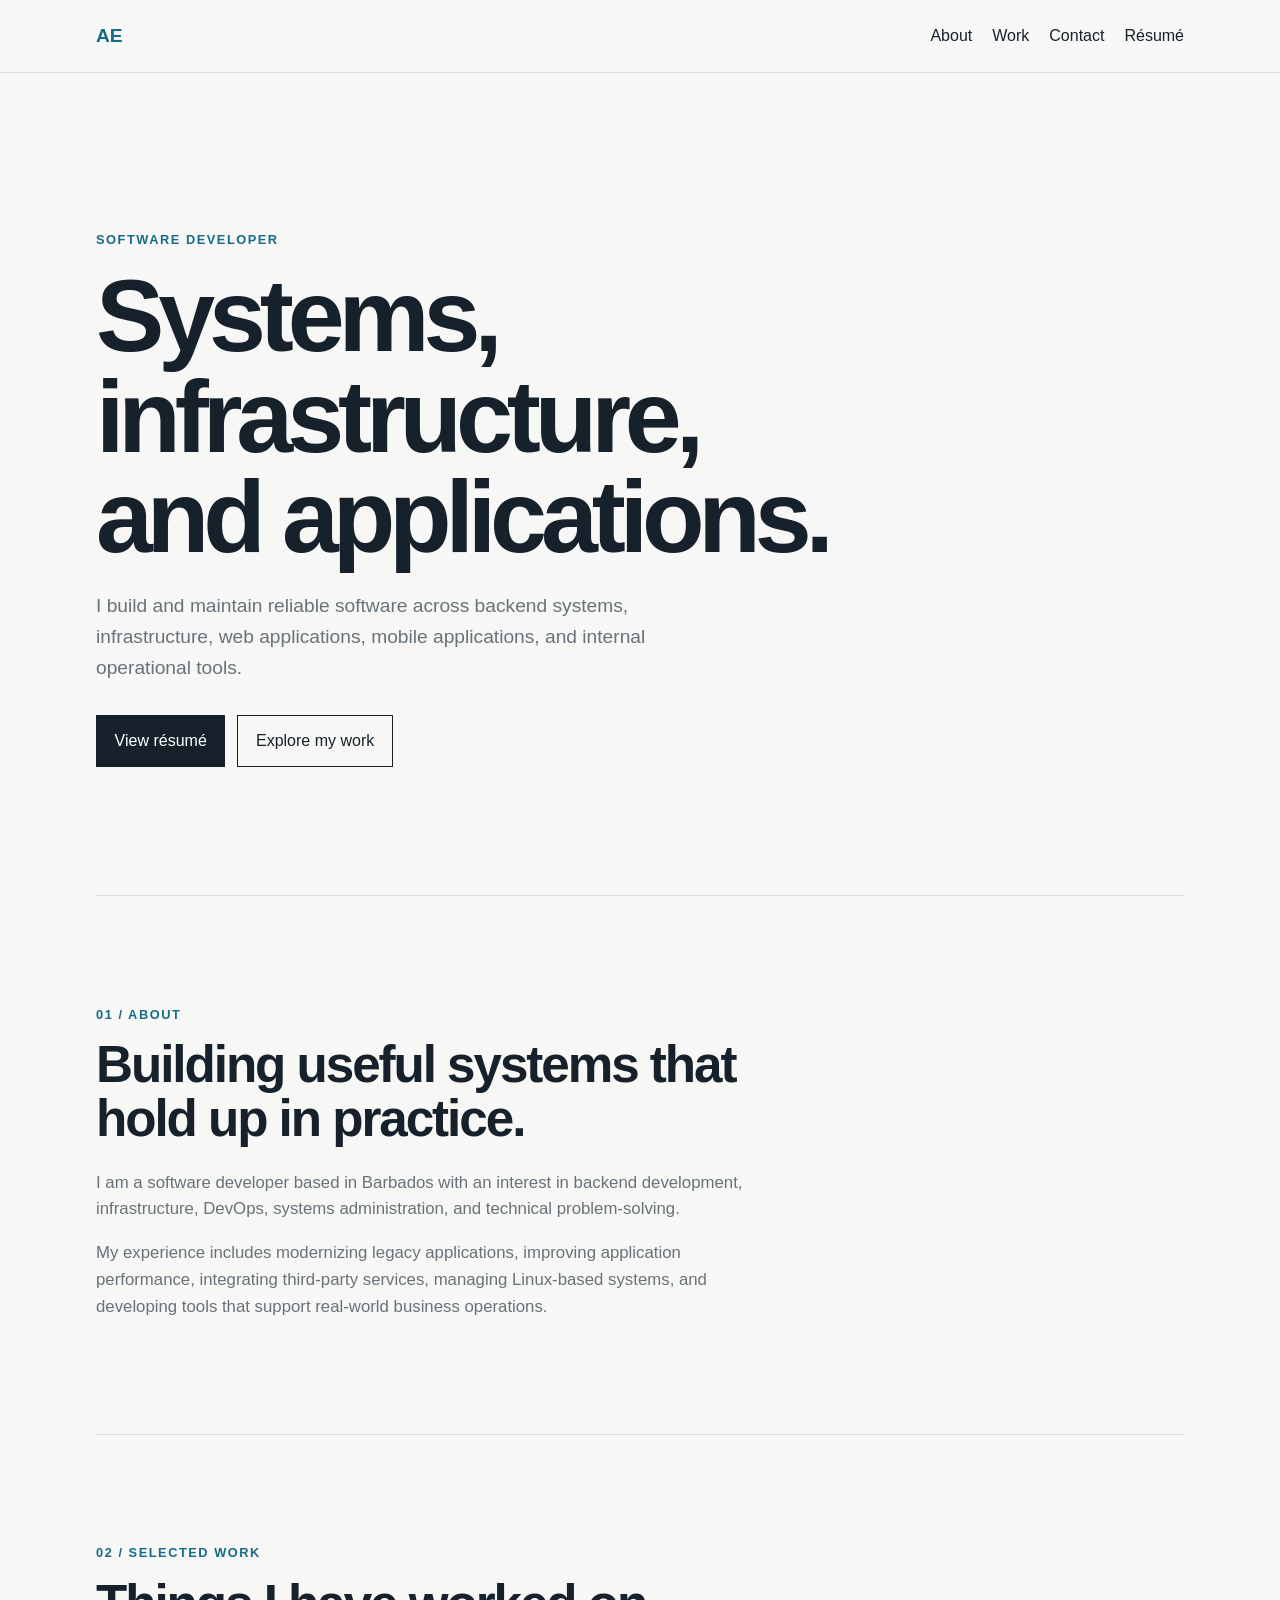
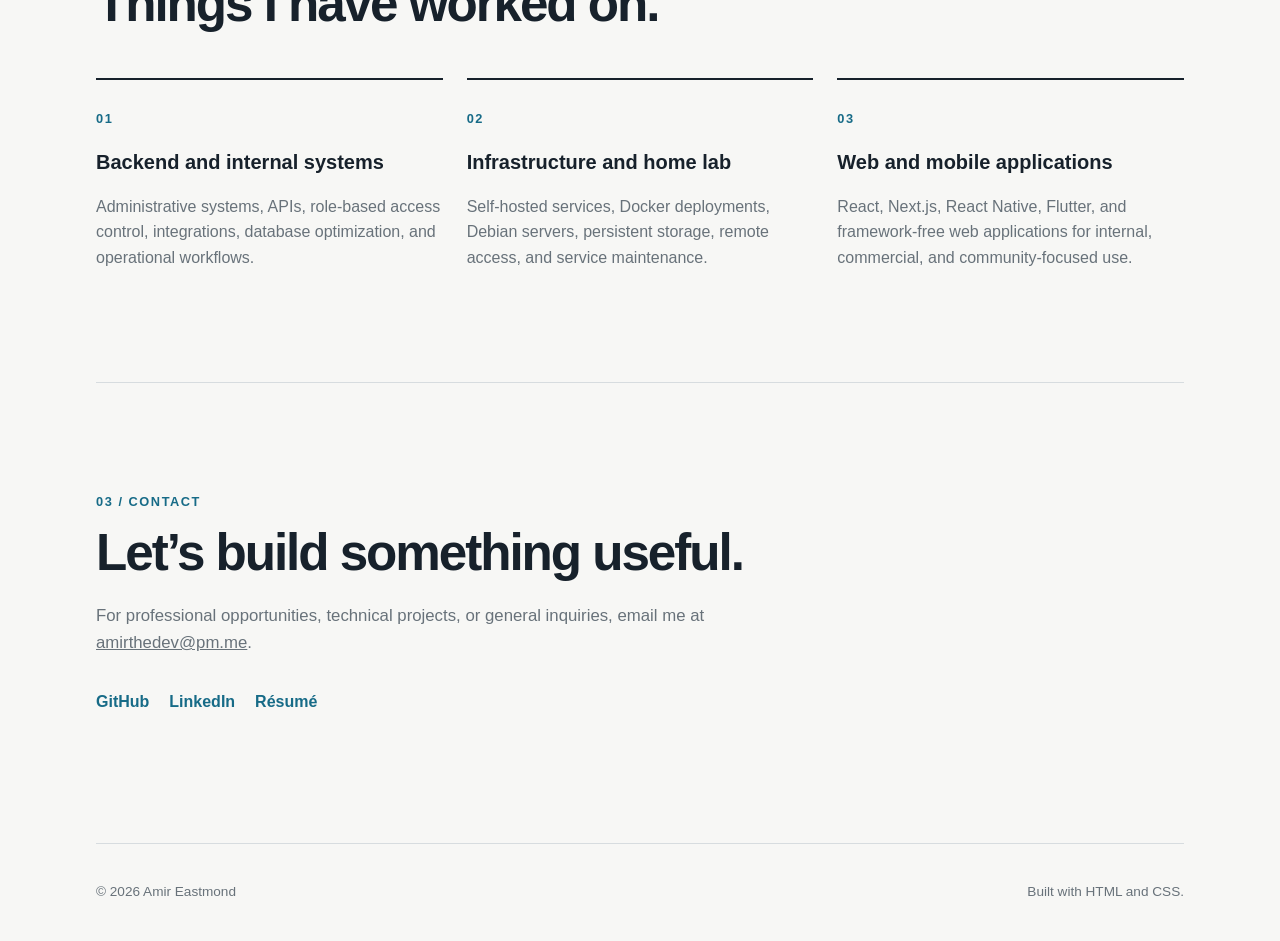
<file: index.html>
<!doctype html>
<html lang="en">
<head>
  <meta charset="utf-8" />
  <meta name="viewport" content="width=device-width, initial-scale=1" />

  <meta
    name="description"
    content="Amir Eastmond — software developer focused on systems, infrastructure, backend applications, and reliable operational tooling."
  />

  <title>Amir Eastmond — Software Developer</title>

  <link rel="stylesheet" href="styles.css" />
</head>

<body>
  <header class="site-header">
    <nav class="site-nav" aria-label="Main navigation">
      <a class="site-logo" href="/">AE</a>

      <div class="nav-links">
        <a href="#about">About</a>
        <a href="#work">Work</a>
        <a href="#contact">Contact</a>
        <a href="/resume/">Résumé</a>
      </div>
    </nav>
  </header>

  <main>
    <section class="hero" aria-labelledby="hero-title">
      <p class="eyebrow">Software Developer</p>

      <h1 id="hero-title">
        Systems, infrastructure,<br />
        and applications.
      </h1>

      <p class="hero-introduction">
        I build and maintain reliable software across backend systems,
        infrastructure, web applications, mobile applications, and internal
        operational tools.
      </p>

      <div class="hero-actions">
        <a class="button button-primary" href="/resume/">
          View résumé
        </a>

        <a class="button button-secondary" href="#work">
          Explore my work
        </a>
      </div>
    </section>

    <section id="about" class="content-section" aria-labelledby="about-title">
      <p class="section-label">01 / About</p>

      <h2 id="about-title">Building useful systems that hold up in practice.</h2>

      <p>
        I am a software developer based in Barbados with an interest in
        backend development, infrastructure, DevOps, systems administration,
        and technical problem-solving.
      </p>

      <p>
        My experience includes modernizing legacy applications, improving
        application performance, integrating third-party services, managing
        Linux-based systems, and developing tools that support real-world
        business operations.
      </p>
    </section>

    <section id="work" class="content-section" aria-labelledby="work-title">
      <p class="section-label">02 / Selected work</p>

      <h2 id="work-title">Things I have worked on.</h2>

      <div class="work-list">
        <article class="work-item">
          <p class="work-number">01</p>
          <h3>Backend and internal systems</h3>
          <p>
            Administrative systems, APIs, role-based access control,
            integrations, database optimization, and operational workflows.
          </p>
        </article>

        <article class="work-item">
          <p class="work-number">02</p>
          <h3>Infrastructure and home lab</h3>
          <p>
            Self-hosted services, Docker deployments, Debian servers,
            persistent storage, remote access, and service maintenance.
          </p>
        </article>

        <article class="work-item">
          <p class="work-number">03</p>
          <h3>Web and mobile applications</h3>
          <p>
            React, Next.js, React Native, Flutter, and framework-free web
            applications for internal, commercial, and community-focused use.
          </p>
        </article>
      </div>
    </section>

    <section id="contact" class="content-section contact-section" aria-labelledby="contact-title">
      <p class="section-label">03 / Contact</p>

      <h2 id="contact-title">Let’s build something useful.</h2>

      <p>
        For professional opportunities, technical projects, or general
        inquiries, email me at
        <a href="mailto:amirthedev@pm.me">amirthedev@pm.me</a>.
      </p>

      <div class="contact-links">
        <!-- Replace these placeholder URLs with your actual profiles. -->
        <a href="https://github.com/" target="_blank" rel="noopener">
          GitHub
        </a>

        <a href="https://linkedin.com/in/" target="_blank" rel="noopener">
          LinkedIn
        </a>

        <a href="/resume/">
          Résumé
        </a>
      </div>
    </section>
  </main>

  <footer class="site-footer">
    <p>© 2026 Amir Eastmond</p>
    <p>Built with HTML and CSS.</p>
  </footer>
</body>
</html>
</file>
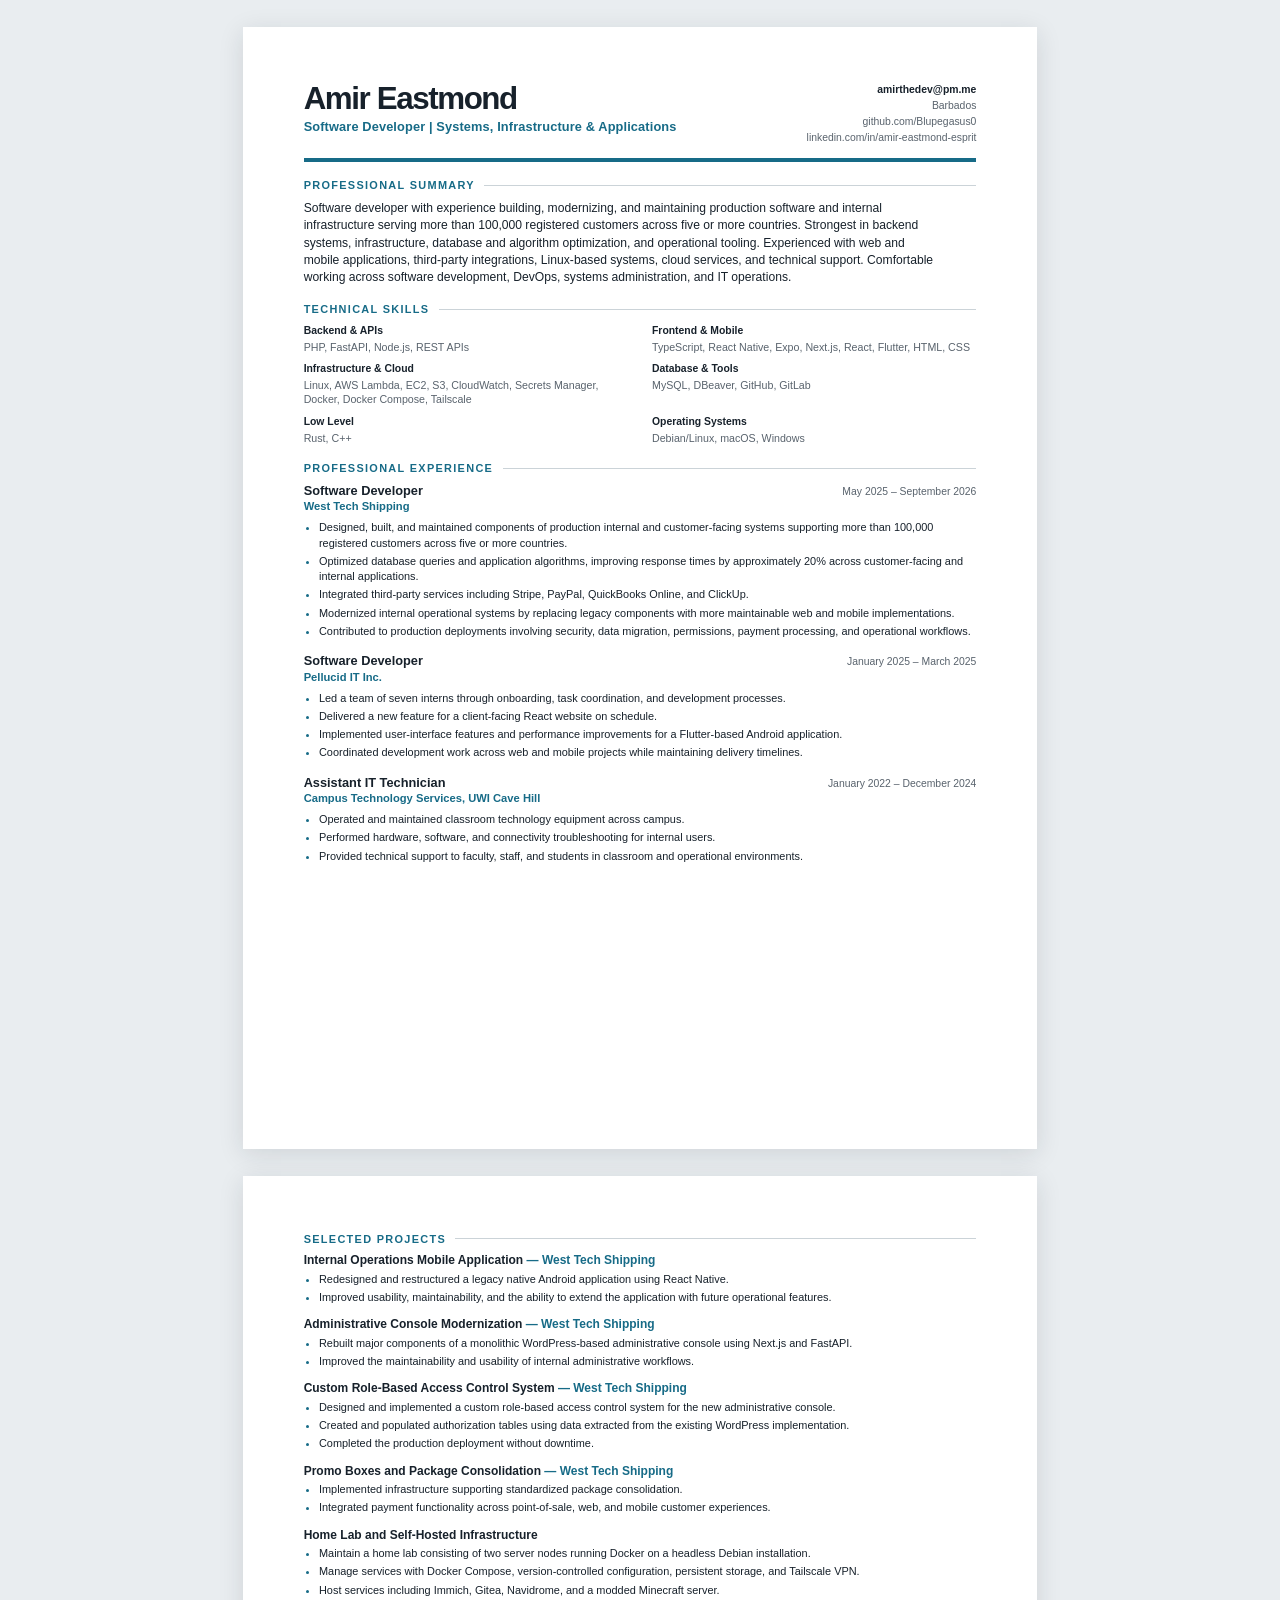
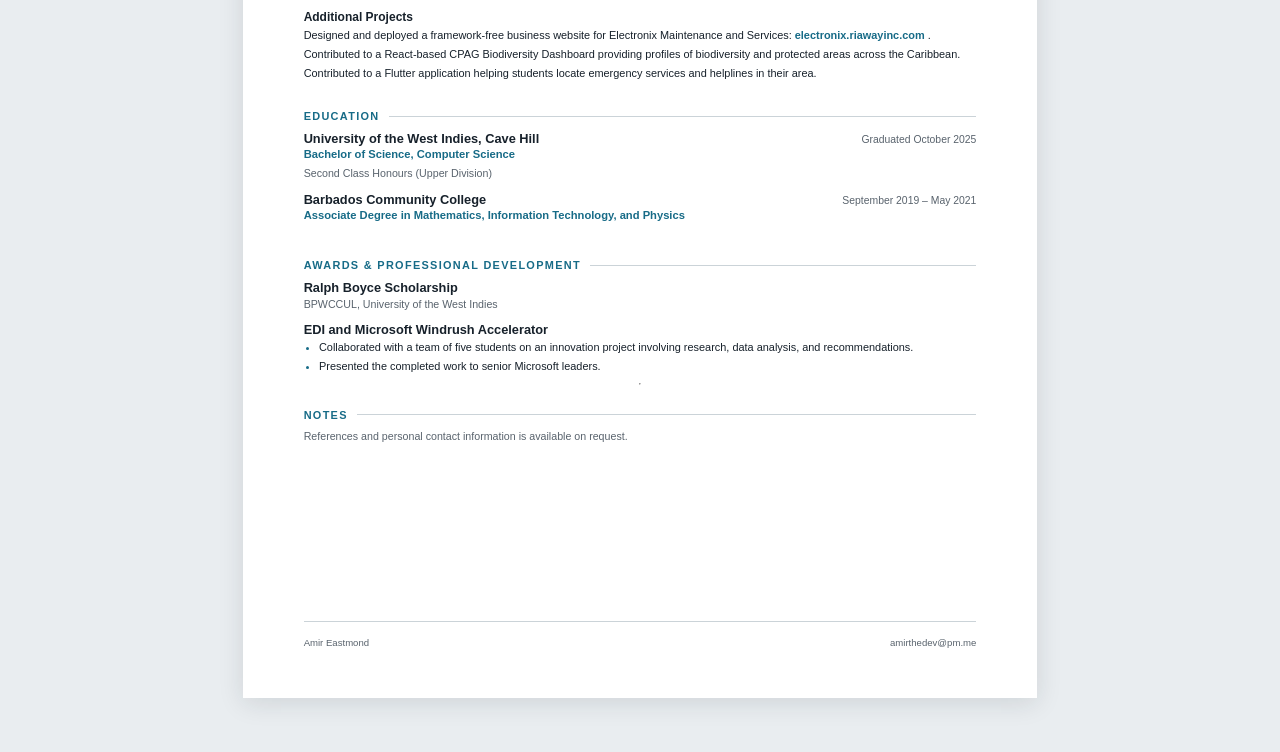
<file: resume/index.html>
<!doctype html>
<html lang="en">
<head>
  <meta charset="UTF-8" />
  <meta name="viewport" content="width=device-width, initial-scale=1.0" />
  <meta
    name="description"
    content="Amir Eastmond — Software Developer specializing in systems, infrastructure, backend applications, and DevOps."
  />
  <title>Amir Eastmond — Software Developer</title>
  <link rel="stylesheet" href="styles.css" />
</head>

<body>
  <main class="resume">

    <!-- Page 1 -->
    <section class="resume-page">
      <header class="resume-header">
        <div>
          <h1>Amir Eastmond</h1>
          <p class="headline">Software Developer | Systems, Infrastructure &amp; Applications</p>
        </div>

        <address class="contact">
          <a href="mailto:amirthedev@pm.me">amirthedev@pm.me</a>
          <span>Barbados</span>
          <a href="https://github.com/Blupegasus0" target="_blank" rel="noopener">github.com/Blupegasus0</a>
          <a href="http://www.linkedin.com/in/amir-eastmond-esprit" target="_blank" rel="noopener">linkedin.com/in/amir-eastmond-esprit</a>
        </address>
      </header>

      <div class="accent-line"></div>

      <section class="section summary-section">
        <h2>Professional Summary</h2>
        <p>
          Software developer with experience building, modernizing, and maintaining
          production software and internal infrastructure serving more than 100,000
          registered customers across five or more countries. Strongest in backend
          systems, infrastructure, database and algorithm optimization, and 
          operational tooling. Experienced with web and mobile
          applications, third-party integrations, Linux-based systems, cloud services,
          and technical support. Comfortable working across software development,
          DevOps, systems administration, and IT operations.
        </p>
      </section>

      <section class="section">
        <h2>Technical Skills</h2>

        <div class="skills-grid">
          <div class="skill-group">
            <h3>Backend &amp; APIs</h3>
            <p>PHP, FastAPI, Node.js, REST APIs</p>
          </div>

          <div class="skill-group">
            <h3>Frontend &amp; Mobile</h3>
            <p>TypeScript, React Native, Expo, Next.js, React, Flutter, HTML, CSS</p>
          </div>

          <div class="skill-group">
            <h3>Infrastructure &amp; Cloud</h3>
            <p>
              Linux, AWS Lambda, EC2, S3,
              CloudWatch, Secrets Manager, Docker, Docker Compose, Tailscale
            </p>
          </div>

          <div class="skill-group">
            <h3>Database &amp; Tools</h3>
            <p>MySQL, DBeaver, GitHub, GitLab</p>
          </div>

          <div class="skill-group">
            <h3>Low Level</h3>
            <p>Rust, C++</p>
          </div>

          <div class="skill-group">
            <h3>Operating Systems</h3>
            <p>Debian/Linux, macOS, Windows</p>
          </div>
        </div>
      </section>

      <section class="section">
        <h2>Professional Experience</h2>

        <article class="experience">
          <div class="role-heading">
            <div>
              <h3>Software Developer</h3>
              <p class="organization">West Tech Shipping</p>
            </div>
            <p class="date">May 2025 – September 2026</p>
          </div>

          <ul>
            <li>
              Designed, built, and maintained components of production internal and
              customer-facing systems supporting more than 100,000 registered
              customers across five or more countries.
            </li>
            <li>
              Optimized database queries and application algorithms, improving
              response times by approximately 20% across customer-facing and
              internal applications.
            </li>
            <li>
              Integrated third-party services including Stripe, PayPal,
              QuickBooks Online, and ClickUp.
            </li>
            <li>
              Modernized internal operational systems by replacing legacy components
              with more maintainable web and mobile implementations.
            </li>
            <li>
              Contributed to production deployments involving security, data
              migration, permissions, payment processing, and operational workflows.
            </li>
          </ul>
        </article>

        <article class="experience">
          <div class="role-heading">
            <div>
              <h3>Software Developer</h3>
              <p class="organization">Pellucid IT Inc.</p>
            </div>
            <p class="date">January 2025 – March 2025</p>
          </div>

          <ul>
            <li>
              Led a team of seven interns through onboarding, task coordination,
              and development processes.
            </li>
            <li>
              Delivered a new feature for a client-facing React website on schedule.
            </li>
            <li>
              Implemented user-interface features and performance improvements for
              a Flutter-based Android application.
            </li>
            <li>
              Coordinated development work across web and mobile projects while
              maintaining delivery timelines.
            </li>
          </ul>
        </article>

        <article class="experience">
          <div class="role-heading">
            <div>
              <h3>Assistant IT Technician</h3>
              <p class="organization">Campus Technology Services, UWI Cave Hill</p>
            </div>
            <p class="date">January 2022 – December 2024</p>
          </div>

          <ul>
            <li>
              Operated and maintained classroom technology equipment across campus.
            </li>
            <li>
              Performed hardware, software, and connectivity troubleshooting for
              internal users.
            </li>
            <li>
              Provided technical support to faculty, staff, and students in
              classroom and operational environments.
            </li>
          </ul>
        </article>
      </section>
    </section>

    <!-- Page 2 -->
    <section class="resume-page page-two">
      <section class="section">
        <h2>Selected Projects</h2>

        <article class="project">
          <h3>Internal Operations Mobile Application <span>— West Tech Shipping</span></h3>
          <ul>
            <li>
              Redesigned and restructured a legacy native Android application using
              React Native.
            </li>
            <li>
              Improved usability, maintainability, and the ability to extend the
              application with future operational features.
            </li>
          </ul>
        </article>

        <article class="project">
          <h3>Administrative Console Modernization <span>— West Tech Shipping</span></h3>
          <ul>
            <li>
              Rebuilt major components of a monolithic WordPress-based administrative
              console using Next.js and FastAPI.
            </li>
            <li>
              Improved the maintainability and usability of internal administrative
              workflows.
            </li>
          </ul>
        </article>

        <article class="project">
          <h3>Custom Role-Based Access Control System <span>— West Tech Shipping</span></h3>
          <ul>
            <li>
              Designed and implemented a custom role-based access control system
              for the new administrative console.
            </li>
            <li>
              Created and populated authorization tables using data extracted from
              the existing WordPress implementation.
            </li>
            <li>
              Completed the production deployment without downtime.
            </li>
          </ul>
        </article>

        <article class="project">
          <h3>Promo Boxes and Package Consolidation <span>— West Tech Shipping</span></h3>
          <ul>
            <li>
              Implemented infrastructure supporting standardized package
              consolidation.
            </li>
            <li>
              Integrated payment functionality across point-of-sale, web, and
              mobile customer experiences.
            </li>
          </ul>
        </article>

        <article class="project">
          <h3>Home Lab and Self-Hosted Infrastructure</h3>
          <ul>
            <li>
              Maintain a home lab consisting of two server nodes running Docker on
              a headless Debian installation.
            </li>
            <li>
              Manage services with Docker Compose, version-controlled configuration,
              persistent storage, and Tailscale VPN.
            </li>
            <li>
              Host services including Immich, Gitea, Navidrome, and a modded
              Minecraft server.
            </li>
          </ul>
        </article>

        <article class="project compact-project">
          <h3>Additional Projects</h3>
          <p>
            Designed and deployed a framework-free business website for
            Electronix Maintenance and Services:
            <a href="https://electronix.riawayinc.com" target="_blank" rel="noopener">
              electronix.riawayinc.com
            </a>.
          </p>
          <p>
            Contributed to a React-based CPAG Biodiversity Dashboard providing
            profiles of biodiversity and protected areas across the Caribbean.
          </p>
          <p>
            Contributed to a Flutter application helping students locate emergency
            services and helplines in their area.
          </p>
        </article>
      </section>

      <section class="section">
        <h2>Education</h2>

        <article class="education">
          <div class="role-heading">
            <div>
              <h3>University of the West Indies, Cave Hill</h3>
              <p class="organization">Bachelor of Science, Computer Science</p>
            </div>
            <p class="date">Graduated October 2025</p>
          </div>
          <p class="education-detail">Second Class Honours (Upper Division)</p>
        </article>

        <article class="education">
          <div class="role-heading">
            <div>
              <h3>Barbados Community College</h3>
              <p class="organization">
                Associate Degree in Mathematics, Information Technology, and Physics
              </p>
            </div>
            <p class="date">September 2019 – May 2021</p>
          </div>
        </article>
      </section>

      <br>
      <section class="section">
        <h2>Awards &amp; Professional Development</h2>

        <article class="award">
          <h3>Ralph Boyce Scholarship</h3>
          <p>BPWCCUL, University of the West Indies</p>
        </article>

        <article class="award">
          <h3>EDI and Microsoft Windrush Accelerator</h3>
          <ul>
            <li>
              Collaborated with a team of five students on an innovation project
              involving research, data analysis, and recommendations.
            </li>
            <li>
              Presented the completed work to senior Microsoft leaders.
            </li>
          </ul>
        </article>
      </section>
        
      <hr>
      <section class="section">
        <h2>Notes</h2>

        <article class="award">
          <p>References and personal contact information is available on request.</p>
        </article>
      </section>

      <footer class="resume-footer">
        <span>Amir Eastmond</span>
        <a href="mailto:amirthedev@pm.me">amirthedev@pm.me</a>
      </footer>
    </section>

  </main>
</body>
</html>
</file>
<file: styles.css>
:root {
  --background: #f7f7f5;
  --foreground: #17212b;
  --muted: #68727a;
  --border: #d7dcdf;
  --accent: #176b87;
  --content-width: 68rem;
}

*,
*::before,
*::after {
  box-sizing: border-box;
}

html {
  scroll-behavior: smooth;
}

body {
  margin: 0;
  background: var(--background);
  color: var(--foreground);
  font-family:
    Arial,
    Helvetica,
    sans-serif;
  line-height: 1.6;
}

a {
  color: inherit;
}

.site-header {
  border-bottom: 1px solid var(--border);
}

.site-nav,
main,
.site-footer {
  width: min(100% - 3rem, var(--content-width));
  margin-inline: auto;
}

.site-nav {
  display: flex;
  align-items: center;
  justify-content: space-between;
  min-height: 4.5rem;
}

.site-logo {
  color: var(--accent);
  font-size: 1.2rem;
  font-weight: 700;
  text-decoration: none;
}

.nav-links,
.contact-links {
  display: flex;
  flex-wrap: wrap;
  gap: 1.25rem;
}

.nav-links a,
.contact-links a {
  text-decoration: none;
}

.nav-links a:hover,
.contact-links a:hover {
  color: var(--accent);
}

.hero {
  max-width: 54rem;
  padding: 9rem 0 8rem;
}

.eyebrow,
.section-label,
.work-number {
  color: var(--accent);
  font-size: 0.8rem;
  font-weight: 700;
  letter-spacing: 0.12em;
  text-transform: uppercase;
}

.hero h1 {
  max-width: 50rem;
  margin: 1rem 0 1.5rem;
  font-size: clamp(3rem, 8vw, 6.5rem);
  letter-spacing: -0.06em;
  line-height: 0.98;
}

.hero-introduction {
  max-width: 38rem;
  color: var(--muted);
  font-size: 1.2rem;
}

.hero-actions {
  display: flex;
  flex-wrap: wrap;
  gap: 0.75rem;
  margin-top: 2rem;
}

.button {
  display: inline-block;
  padding: 0.75rem 1.1rem;
  border: 1px solid var(--foreground);
  text-decoration: none;
}

.button-primary {
  background: var(--foreground);
  color: white;
}

.button-secondary {
  background: transparent;
}

.content-section {
  padding: 6rem 0;
  border-top: 1px solid var(--border);
}

.content-section h2 {
  max-width: 46rem;
  margin: 0 0 1.5rem;
  font-size: clamp(2rem, 4vw, 4rem);
  letter-spacing: -0.04em;
  line-height: 1.05;
}

.content-section > p:not(.section-label) {
  max-width: 42rem;
  color: var(--muted);
  font-size: 1.05rem;
}

.work-list {
  display: grid;
  grid-template-columns: repeat(3, 1fr);
  gap: 1.5rem;
  margin-top: 3rem;
}

.work-item {
  padding-top: 1rem;
  border-top: 2px solid var(--foreground);
}

.work-item h3 {
  margin: 1rem 0 0.75rem;
  font-size: 1.25rem;
}

.work-item p:last-child {
  color: var(--muted);
}

.contact-section {
  padding-bottom: 8rem;
}

.contact-links {
  margin-top: 2rem;
}

.contact-links a {
  color: var(--accent);
  font-weight: 700;
}

.site-footer {
  display: flex;
  justify-content: space-between;
  gap: 1rem;
  padding: 1.5rem 0;
  border-top: 1px solid var(--border);
  color: var(--muted);
  font-size: 0.85rem;
}

@media (max-width: 700px) {
  .site-nav,
  main,
  .site-footer {
    width: min(100% - 2rem, var(--content-width));
  }

  .site-nav {
    align-items: flex-start;
    flex-direction: column;
    gap: 1rem;
    padding: 1.25rem 0;
  }

  .nav-links {
    gap: 0.8rem;
    font-size: 0.9rem;
  }

  .hero {
    padding: 6rem 0 5rem;
  }

  .work-list {
    grid-template-columns: 1fr;
  }

  .site-footer {
    flex-direction: column;
  }
}
</file>
<file: resume/styles.css>
:root {
  --ink: #17212b;
  --muted: #59636d;
  --accent: #176b87;
  --accent-light: #dcecf1;
  --rule: #cbd3d8;
  --paper: #ffffff;
  --screen-background: #e9edf0;
}

*,
*::before,
*::after {
  box-sizing: border-box;
}

html {
  font-size: 10pt;
}

body {
  margin: 0;
  color: var(--ink);
  background: var(--screen-background);
  font-family:
    Inter, "Helvetica Neue", Helvetica, Arial, sans-serif;
  line-height: 1.42;
  -webkit-print-color-adjust: exact;
  print-color-adjust: exact;
}

a {
  color: inherit;
  text-decoration: none;
}

a:hover {
  color: var(--accent);
  text-decoration: underline;
}

.resume {
  width: 100%;
  padding: 2rem 0;
}

.resume-page {
  width: 210mm;
  min-height: 297mm;
  margin: 0 auto 2rem;
  padding: 15mm 16mm 13mm;
  background: var(--paper);
  box-shadow: 0 0.4rem 1.8rem rgba(23, 33, 43, 0.12);
  position: relative;
}

.resume-header {
  display: flex;
  justify-content: space-between;
  align-items: flex-start;
  gap: 2rem;
}

h1,
h2,
h3,
p {
  margin-top: 0;
}

h1 {
  margin-bottom: 0.25rem;
  color: var(--ink);
  font-size: 2.35rem;
  font-weight: 700;
  letter-spacing: -0.045em;
  line-height: 1;
}

.headline {
  margin-bottom: 0;
  color: var(--accent);
  font-size: 0.96rem;
  font-weight: 600;
  letter-spacing: 0.01em;
}

.contact {
  display: flex;
  flex-direction: column;
  align-items: flex-end;
  gap: 0.14rem;
  color: var(--muted);
  font-size: 0.78rem;
  font-style: normal;
  line-height: 1.35;
  text-align: right;
}

.contact a:first-child {
  color: var(--ink);
  font-weight: 600;
}

.accent-line {
  width: 100%;
  height: 0.28rem;
  margin: 1rem 0 1.3rem;
  background: var(--accent);
}

.section {
  margin-top: 1.25rem;
}

.section:first-of-type {
  margin-top: 0;
}

.section h2 {
  display: flex;
  align-items: center;
  gap: 0.7rem;
  margin-bottom: 0.65rem;
  color: var(--accent);
  font-size: 0.82rem;
  font-weight: 700;
  letter-spacing: 0.12em;
  line-height: 1.1;
  text-transform: uppercase;
}

.section h2::after {
  content: "";
  flex: 1;
  height: 1px;
  background: var(--rule);
}

.summary-section p {
  max-width: 94%;
  margin-bottom: 0;
  font-size: 0.91rem;
}

.skills-grid {
  display: grid;
  grid-template-columns: repeat(2, minmax(0, 1fr));
  gap: 0.62rem 1.8rem;
}

.skill-group h3 {
  margin-bottom: 0.08rem;
  color: var(--ink);
  font-size: 0.78rem;
  font-weight: 700;
}

.skill-group p {
  margin-bottom: 0;
  color: var(--muted);
  font-size: 0.8rem;
  line-height: 1.35;
}

.experience {
  margin-bottom: 1.05rem;
}

.experience:last-child {
  margin-bottom: 0;
}

.role-heading {
  display: flex;
  justify-content: space-between;
  align-items: baseline;
  gap: 1rem;
}

.role-heading h3,
.project h3,
.education h3,
.award h3 {
  margin-bottom: 0.08rem;
  color: var(--ink);
  font-size: 0.96rem;
  font-weight: 700;
  line-height: 1.2;
}

.organization {
  margin-bottom: 0;
  color: var(--accent);
  font-size: 0.84rem;
  font-weight: 600;
}

.date {
  flex: 0 0 auto;
  margin-bottom: 0;
  color: var(--muted);
  font-size: 0.78rem;
  white-space: nowrap;
}

ul {
  margin: 0.38rem 0 0;
  padding-left: 1.15rem;
}

li {
  margin-bottom: 0.2rem;
  font-size: 0.82rem;
}

li::marker {
  color: var(--accent);
}

.page-two {
  display: flex;
  flex-direction: column;
}

.page-two .section:first-child {
  margin-top: 0;
}

.project {
  margin-bottom: 0.9rem;
}

.project h3 {
  font-size: 0.9rem;
}

.project h3 span {
  color: var(--accent);
  font-weight: 600;
}

.project ul {
  margin-top: 0.3rem;
}

.compact-project {
  margin-top: 0.1rem;
}

.compact-project p {
  margin: 0.26rem 0;
  font-size: 0.82rem;
}

.compact-project a {
  color: var(--accent);
  font-weight: 600;
}

.education {
  margin-bottom: 0.75rem;
}

.education:last-child {
  margin-bottom: 0;
}

.education-detail {
  margin: 0.25rem 0 0;
  color: var(--muted);
  font-size: 0.8rem;
}

.award {
  margin-bottom: 0.75rem;
}

.award:last-child {
  margin-bottom: 0;
}

.award p {
  margin-bottom: 0;
  color: var(--muted);
  font-size: 0.8rem;
}

.award ul {
  margin-top: 0.25rem;
}

.resume-footer {
  display: flex;
  justify-content: space-between;
  margin-top: auto;
  padding-top: 1rem;
  border-top: 1px solid var(--rule);
  color: var(--muted);
  font-size: 0.72rem;
}

/* Responsive screen layout */
@media screen and (max-width: 760px) {
  .resume {
    padding: 0;
  }

  .resume-page {
    width: 100%;
    min-height: auto;
    margin: 0 0 1rem;
    padding: 2rem 1.25rem;
    box-shadow: none;
  }

  .resume-header {
    flex-direction: column;
    gap: 1rem;
  }

  .contact {
    align-items: flex-start;
    text-align: left;
  }

  .summary-section p {
    max-width: none;
  }

  .skills-grid {
    grid-template-columns: 1fr;
  }

  .role-heading {
    display: block;
  }

  .date {
    margin-top: 0.25rem;
  }

  .resume-footer {
    margin-top: 2rem;
  }
}

/* Print layout */
@media print {
  @page {
    size: A4;
    margin: 0;
  }

  html {
    font-size: 10pt;
  }

  body {
    background: #fff;
  }

  .resume {
    padding: 0;
  }

  .resume-page {
    width: 210mm;
    height: 297mm;
    min-height: 297mm;
    margin: 0;
    padding: 15mm 16mm 13mm;
    box-shadow: none;
    break-after: page;
    page-break-after: always;
  }

  .resume-page:last-child {
    break-after: auto;
    page-break-after: auto;
  }

  a {
    color: inherit;
    text-decoration: none;
  }

  .experience,
  .project,
  .education,
  .award {
    break-inside: avoid;
    page-break-inside: avoid;
  }
}
</file>
